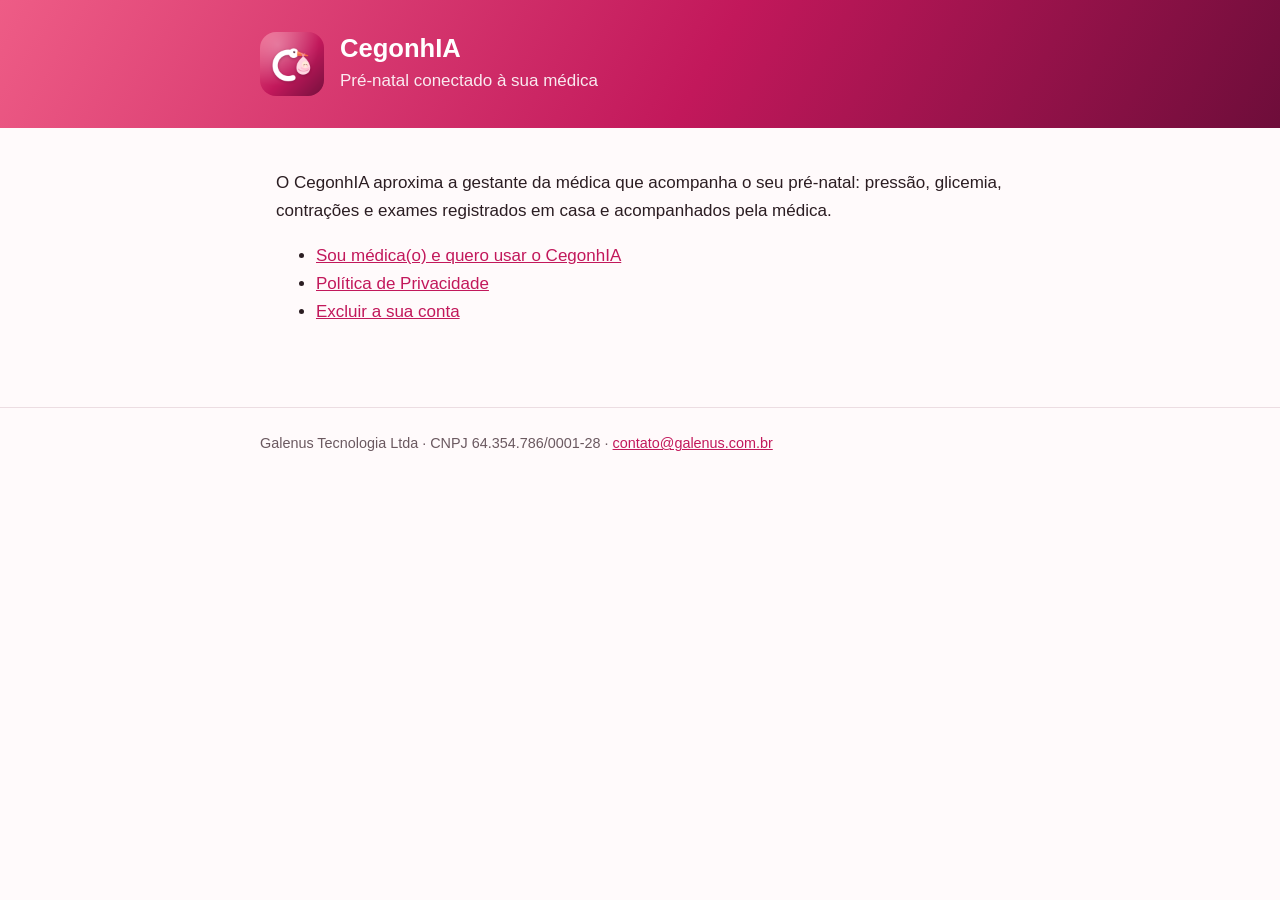
<file: index.html>
<!doctype html>
<html lang="pt-BR"><head><meta charset="utf-8"><meta name="viewport" content="width=device-width, initial-scale=1">
<title>CegonhIA</title><link rel="icon" href="icone.png"><link rel="stylesheet" href="estilo.css"></head>
<body><header><div class="caixa"><img src="icone.png" alt=""><div><h1>CegonhIA</h1><p>Pré-natal conectado à sua médica</p></div></div></header>
<main class="caixa"><p>O CegonhIA aproxima a gestante da médica que acompanha o seu pré-natal: pressão, glicemia,
contrações e exames registrados em casa e acompanhados pela médica.</p>
<ul><li><a href="medicas.html">Sou médica(o) e quero usar o CegonhIA</a></li><li><a href="privacidade.html">Política de Privacidade</a></li><li><a href="excluir-conta.html">Excluir a sua conta</a></li></ul></main>
<footer><div class="caixa">Galenus Tecnologia Ltda · CNPJ 64.354.786/0001-28 · <a href="mailto:contato@galenus.com.br">contato@galenus.com.br</a></div></footer>
</body></html>
</file>
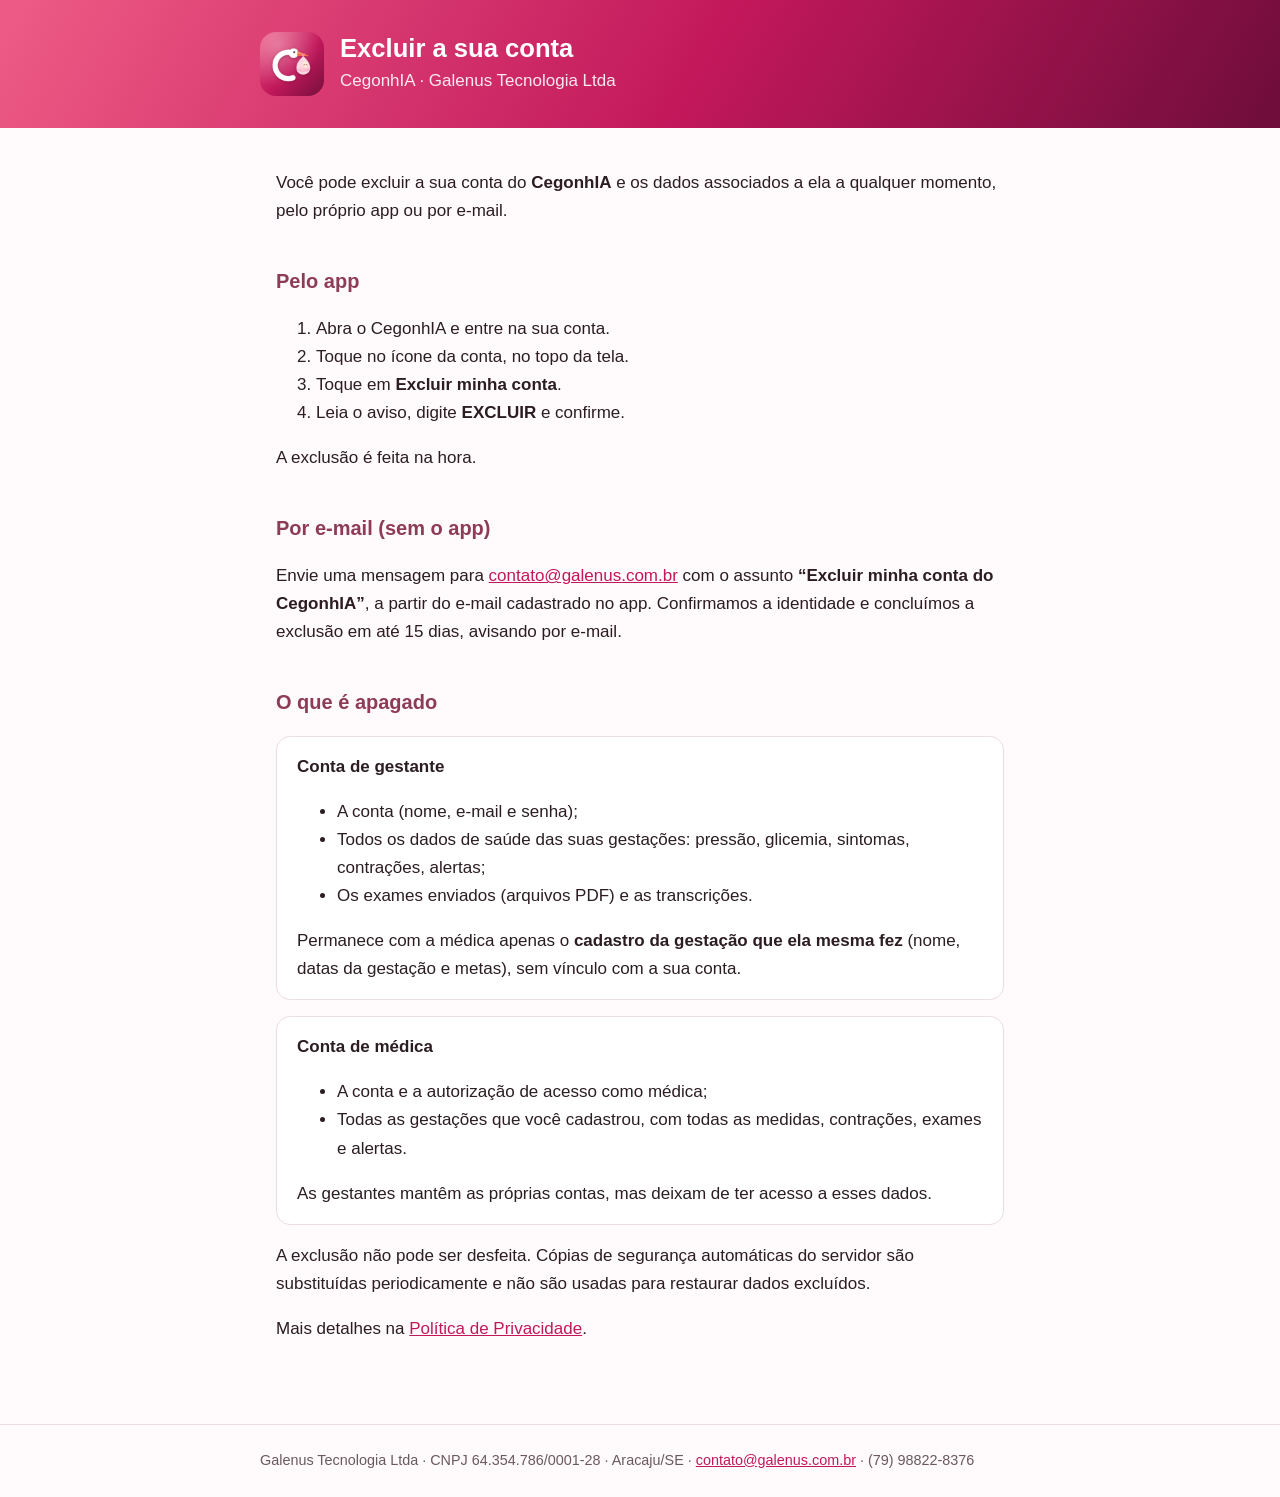
<file: excluir-conta.html>
<!doctype html>
<html lang="pt-BR">
<head>
  <meta charset="utf-8">
  <meta name="viewport" content="width=device-width, initial-scale=1">
  <title>Excluir conta · CegonhIA</title>
  <link rel="icon" href="icone.png">
  <link rel="stylesheet" href="estilo.css">
</head>
<body>
<header>
  <div class="caixa">
    <img src="icone.png" alt="">
    <div>
      <h1>Excluir a sua conta</h1>
      <p>CegonhIA · Galenus Tecnologia Ltda</p>
    </div>
  </div>
</header>
<main class="caixa">
  <p>Você pode excluir a sua conta do <strong>CegonhIA</strong> e os dados associados a ela a qualquer
  momento, pelo próprio app ou por e-mail.</p>

  <h2>Pelo app</h2>
  <ol>
    <li>Abra o CegonhIA e entre na sua conta.</li>
    <li>Toque no ícone da conta, no topo da tela.</li>
    <li>Toque em <strong>Excluir minha conta</strong>.</li>
    <li>Leia o aviso, digite <strong>EXCLUIR</strong> e confirme.</li>
  </ol>
  <p>A exclusão é feita na hora.</p>

  <h2>Por e-mail (sem o app)</h2>
  <p>Envie uma mensagem para <a href="mailto:contato@galenus.com.br?subject=Excluir%20minha%20conta%20do%20CegonhIA">contato@galenus.com.br</a>
  com o assunto <strong>“Excluir minha conta do CegonhIA”</strong>, a partir do e-mail cadastrado no app.
  Confirmamos a identidade e concluímos a exclusão em até 15 dias, avisando por e-mail.</p>

  <h2>O que é apagado</h2>
  <div class="cartao">
    <strong>Conta de gestante</strong>
    <ul>
      <li>A conta (nome, e-mail e senha);</li>
      <li>Todos os dados de saúde das suas gestações: pressão, glicemia, sintomas, contrações, alertas;</li>
      <li>Os exames enviados (arquivos PDF) e as transcrições.</li>
    </ul>
    Permanece com a médica apenas o <strong>cadastro da gestação que ela mesma fez</strong> (nome, datas
    da gestação e metas), sem vínculo com a sua conta.
  </div>
  <div class="cartao">
    <strong>Conta de médica</strong>
    <ul>
      <li>A conta e a autorização de acesso como médica;</li>
      <li>Todas as gestações que você cadastrou, com todas as medidas, contrações, exames e alertas.</li>
    </ul>
    As gestantes mantêm as próprias contas, mas deixam de ter acesso a esses dados.
  </div>
  <p>A exclusão não pode ser desfeita. Cópias de segurança automáticas do servidor são substituídas
  periodicamente e não são usadas para restaurar dados excluídos.</p>

  <p>Mais detalhes na <a href="privacidade.html">Política de Privacidade</a>.</p>
</main>
<footer>
  <div class="caixa">Galenus Tecnologia Ltda · CNPJ 64.354.786/0001-28 · Aracaju/SE ·
  <a href="mailto:contato@galenus.com.br">contato@galenus.com.br</a> · (79) 98822-8376</div>
</footer>
</body>
</html>
</file>
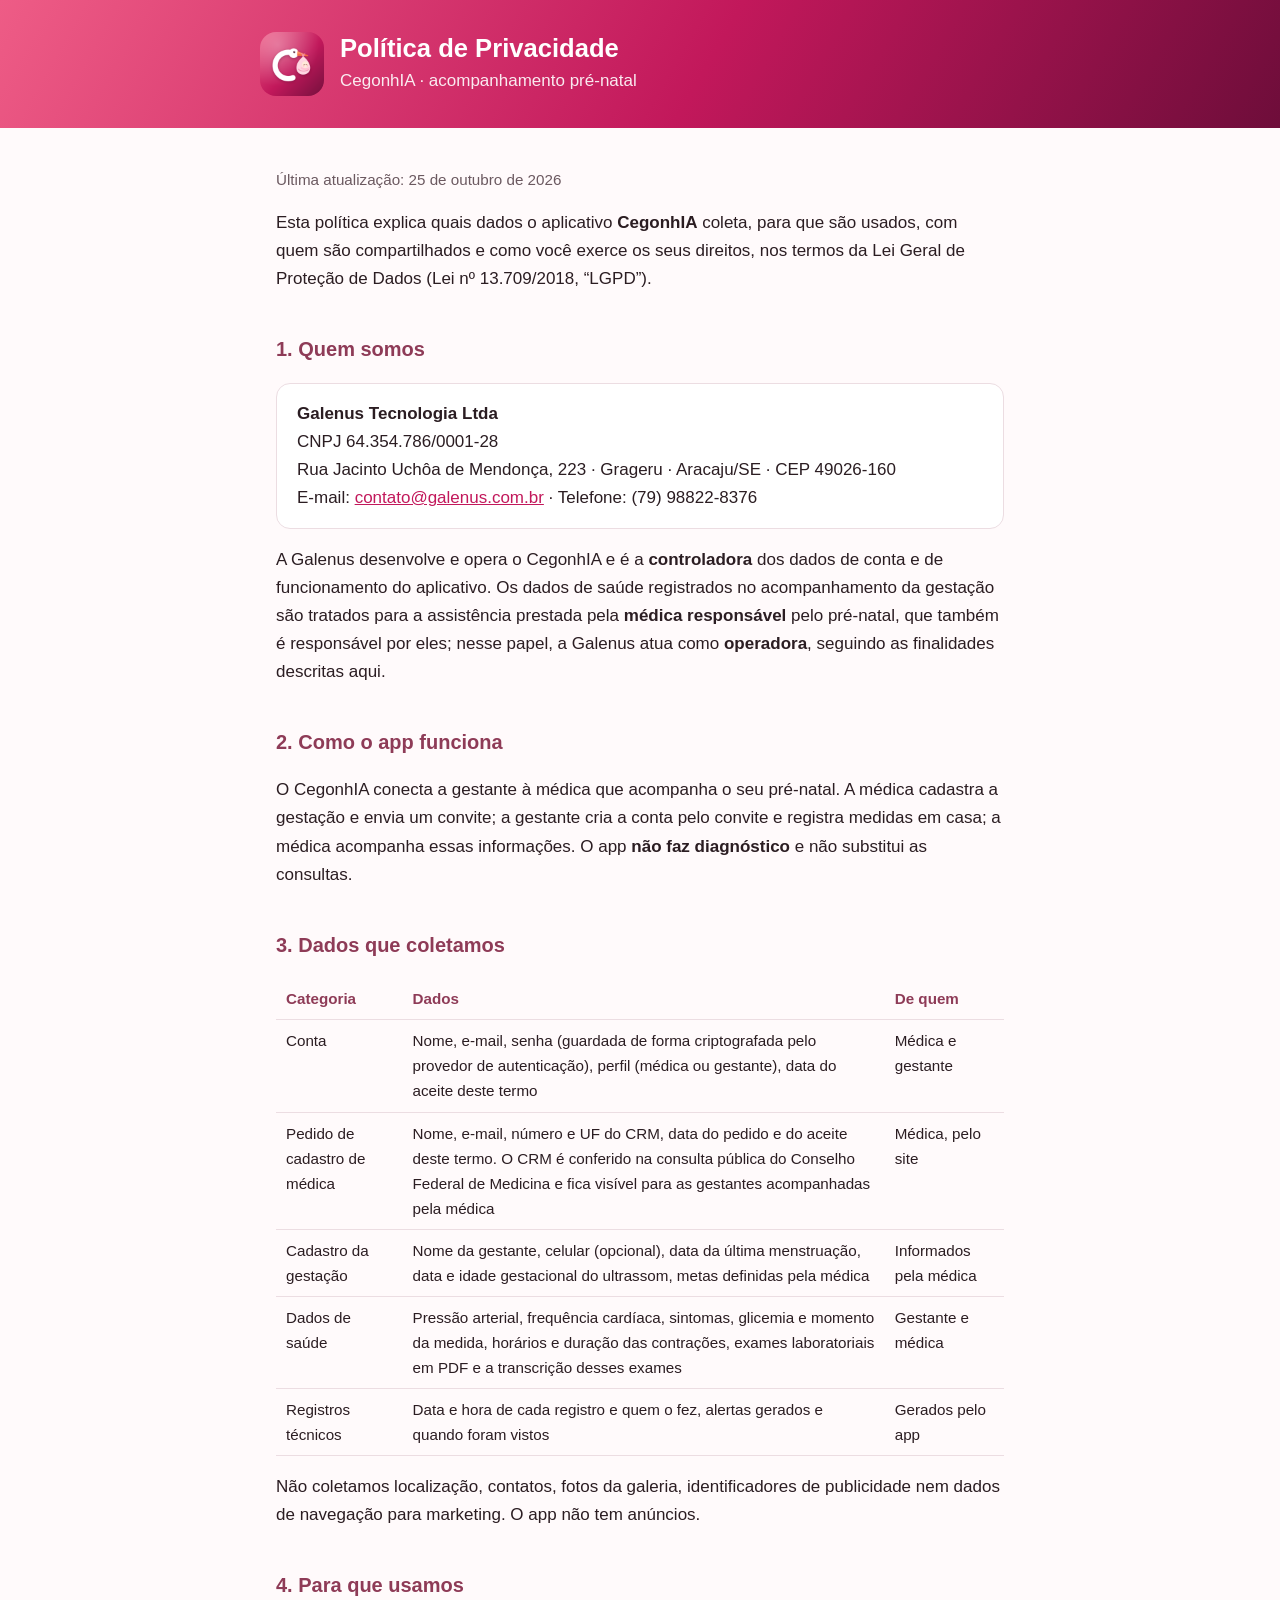
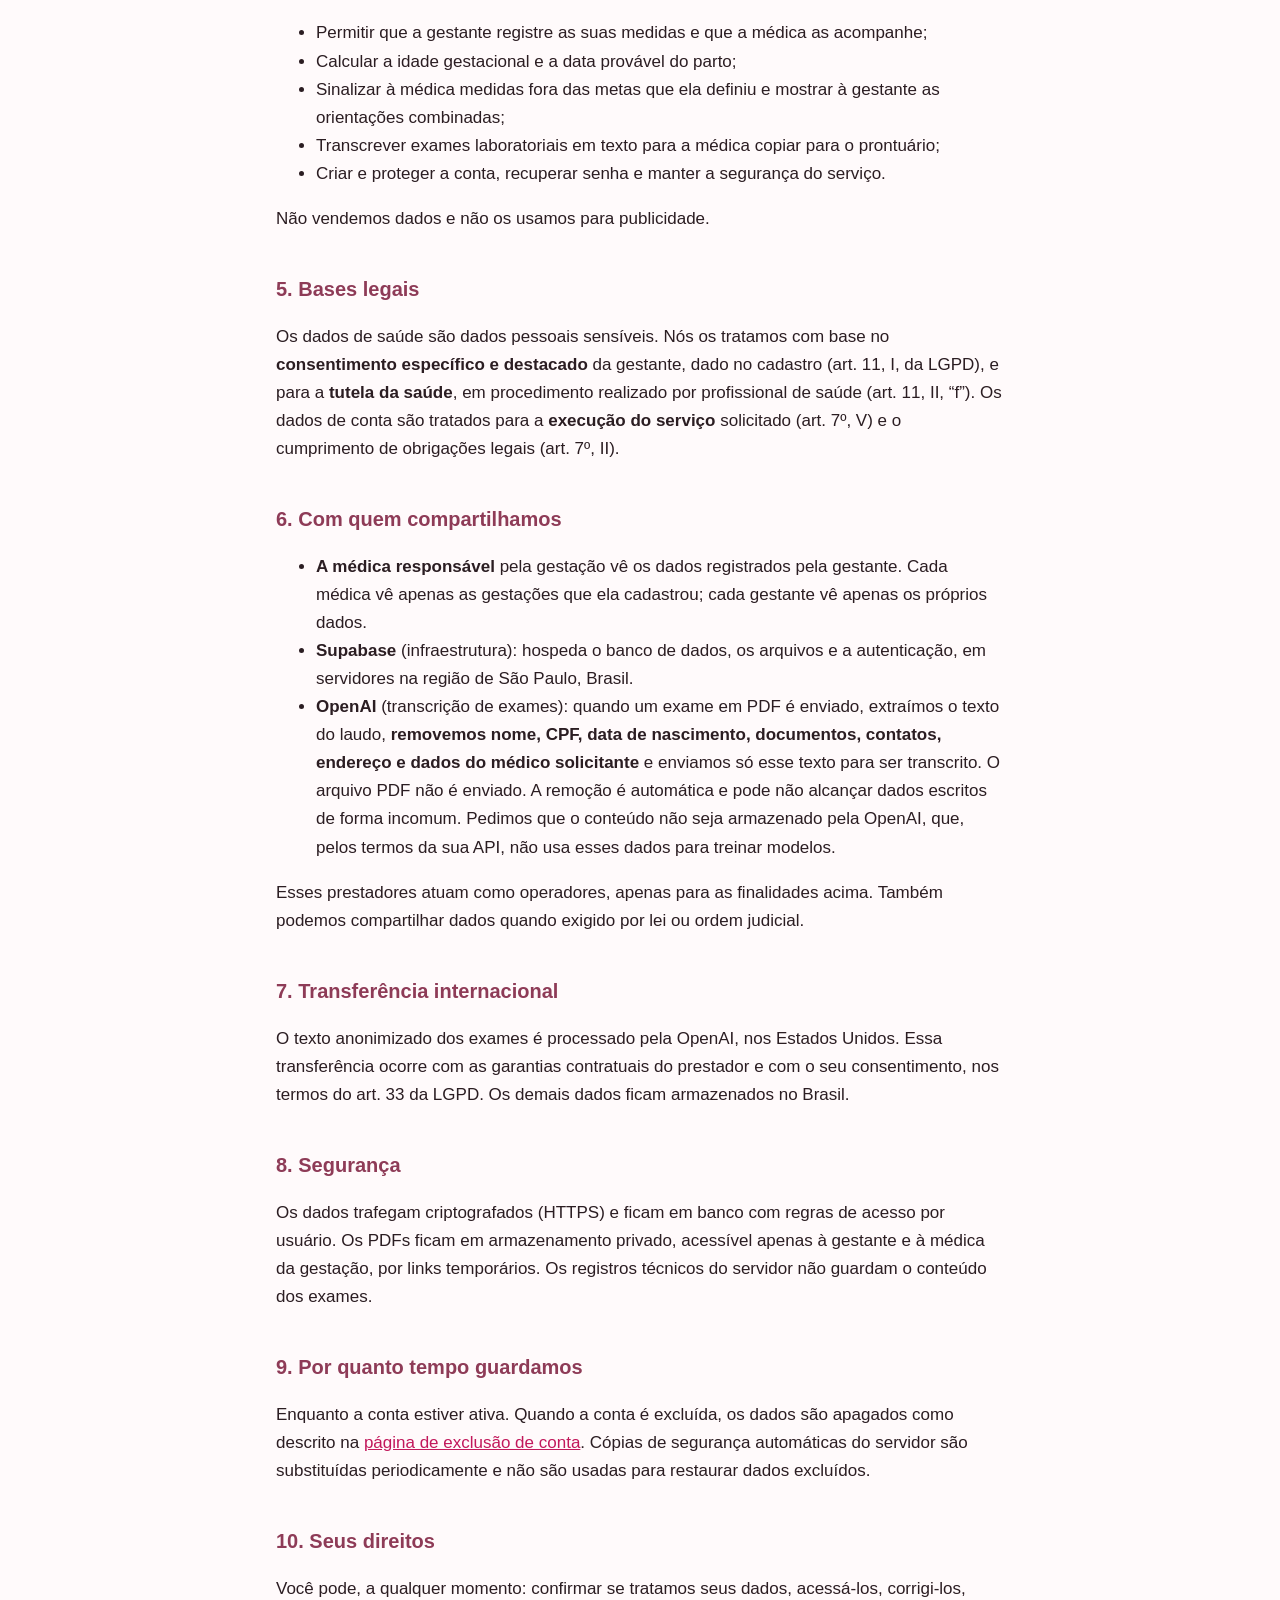
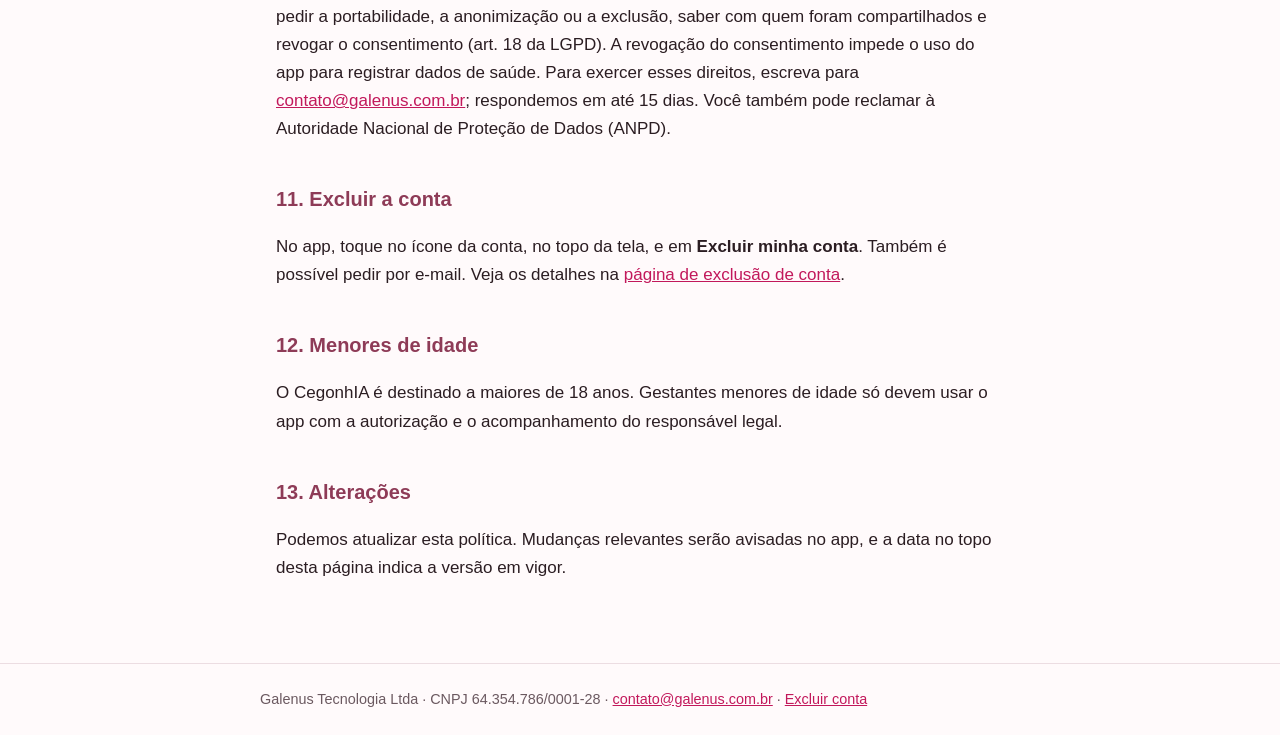
<file: privacidade.html>
<!doctype html>
<html lang="pt-BR">
<head>
  <meta charset="utf-8">
  <meta name="viewport" content="width=device-width, initial-scale=1">
  <title>Política de Privacidade · CegonhIA</title>
  <link rel="icon" href="icone.png">
  <link rel="stylesheet" href="estilo.css">
</head>
<body>
<header>
  <div class="caixa">
    <img src="icone.png" alt="">
    <div>
      <h1>Política de Privacidade</h1>
      <p>CegonhIA · acompanhamento pré-natal</p>
    </div>
  </div>
</header>
<main class="caixa">
  <p class="atualizado">Última atualização: 25 de outubro de 2026</p>

  <p>Esta política explica quais dados o aplicativo <strong>CegonhIA</strong> coleta, para que são usados,
  com quem são compartilhados e como você exerce os seus direitos, nos termos da Lei Geral de Proteção
  de Dados (Lei nº 13.709/2018, “LGPD”).</p>

  <h2>1. Quem somos</h2>
  <div class="cartao">
    <strong>Galenus Tecnologia Ltda</strong><br>
    CNPJ 64.354.786/0001-28<br>
    Rua Jacinto Uchôa de Mendonça, 223 · Grageru · Aracaju/SE · CEP 49026-160<br>
    E-mail: <a href="mailto:contato@galenus.com.br">contato@galenus.com.br</a> · Telefone: (79) 98822-8376
  </div>
  <p>A Galenus desenvolve e opera o CegonhIA e é a <strong>controladora</strong> dos dados de conta e de
  funcionamento do aplicativo. Os dados de saúde registrados no acompanhamento da gestação são tratados
  para a assistência prestada pela <strong>médica responsável</strong> pelo pré-natal, que também é
  responsável por eles; nesse papel, a Galenus atua como <strong>operadora</strong>, seguindo as
  finalidades descritas aqui.</p>

  <h2>2. Como o app funciona</h2>
  <p>O CegonhIA conecta a gestante à médica que acompanha o seu pré-natal. A médica cadastra a gestação e
  envia um convite; a gestante cria a conta pelo convite e registra medidas em casa; a médica acompanha
  essas informações. O app <strong>não faz diagnóstico</strong> e não substitui as consultas.</p>

  <h2>3. Dados que coletamos</h2>
  <div class="tabela">
  <table>
    <tr><th>Categoria</th><th>Dados</th><th>De quem</th></tr>
    <tr><td>Conta</td><td>Nome, e-mail, senha (guardada de forma criptografada pelo provedor de autenticação), perfil (médica ou gestante), data do aceite deste termo</td><td>Médica e gestante</td></tr>
    <tr><td>Pedido de cadastro de médica</td><td>Nome, e-mail, número e UF do CRM, data do pedido e do aceite deste termo. O CRM é conferido na consulta pública do Conselho Federal de Medicina e fica visível para as gestantes acompanhadas pela médica</td><td>Médica, pelo site</td></tr>
    <tr><td>Cadastro da gestação</td><td>Nome da gestante, celular (opcional), data da última menstruação, data e idade gestacional do ultrassom, metas definidas pela médica</td><td>Informados pela médica</td></tr>
    <tr><td>Dados de saúde</td><td>Pressão arterial, frequência cardíaca, sintomas, glicemia e momento da medida, horários e duração das contrações, exames laboratoriais em PDF e a transcrição desses exames</td><td>Gestante e médica</td></tr>
    <tr><td>Registros técnicos</td><td>Data e hora de cada registro e quem o fez, alertas gerados e quando foram vistos</td><td>Gerados pelo app</td></tr>
  </table>
  </div>
  <p>Não coletamos localização, contatos, fotos da galeria, identificadores de publicidade nem dados de
  navegação para marketing. O app não tem anúncios.</p>

  <h2>4. Para que usamos</h2>
  <ul>
    <li>Permitir que a gestante registre as suas medidas e que a médica as acompanhe;</li>
    <li>Calcular a idade gestacional e a data provável do parto;</li>
    <li>Sinalizar à médica medidas fora das metas que ela definiu e mostrar à gestante as orientações combinadas;</li>
    <li>Transcrever exames laboratoriais em texto para a médica copiar para o prontuário;</li>
    <li>Criar e proteger a conta, recuperar senha e manter a segurança do serviço.</li>
  </ul>
  <p>Não vendemos dados e não os usamos para publicidade.</p>

  <h2>5. Bases legais</h2>
  <p>Os dados de saúde são dados pessoais sensíveis. Nós os tratamos com base no <strong>consentimento
  específico e destacado</strong> da gestante, dado no cadastro (art. 11, I, da LGPD), e para a
  <strong>tutela da saúde</strong>, em procedimento realizado por profissional de saúde (art. 11, II, “f”).
  Os dados de conta são tratados para a <strong>execução do serviço</strong> solicitado (art. 7º, V) e o
  cumprimento de obrigações legais (art. 7º, II).</p>

  <h2>6. Com quem compartilhamos</h2>
  <ul>
    <li><strong>A médica responsável</strong> pela gestação vê os dados registrados pela gestante. Cada
    médica vê apenas as gestações que ela cadastrou; cada gestante vê apenas os próprios dados.</li>
    <li><strong>Supabase</strong> (infraestrutura): hospeda o banco de dados, os arquivos e a autenticação,
    em servidores na região de São Paulo, Brasil.</li>
    <li><strong>OpenAI</strong> (transcrição de exames): quando um exame em PDF é enviado, extraímos o texto
    do laudo, <strong>removemos nome, CPF, data de nascimento, documentos, contatos, endereço e dados do
    médico solicitante</strong> e enviamos só esse texto para ser transcrito. O arquivo PDF não é enviado.
    A remoção é automática e pode não alcançar dados escritos de forma incomum. Pedimos que o conteúdo não
    seja armazenado pela OpenAI, que, pelos termos da sua API, não usa esses dados para treinar modelos.</li>
  </ul>
  <p>Esses prestadores atuam como operadores, apenas para as finalidades acima. Também podemos compartilhar
  dados quando exigido por lei ou ordem judicial.</p>

  <h2>7. Transferência internacional</h2>
  <p>O texto anonimizado dos exames é processado pela OpenAI, nos Estados Unidos. Essa transferência ocorre
  com as garantias contratuais do prestador e com o seu consentimento, nos termos do art. 33 da LGPD. Os
  demais dados ficam armazenados no Brasil.</p>

  <h2>8. Segurança</h2>
  <p>Os dados trafegam criptografados (HTTPS) e ficam em banco com regras de acesso por usuário. Os PDFs
  ficam em armazenamento privado, acessível apenas à gestante e à médica da gestação, por links temporários.
  Os registros técnicos do servidor não guardam o conteúdo dos exames.</p>

  <h2>9. Por quanto tempo guardamos</h2>
  <p>Enquanto a conta estiver ativa. Quando a conta é excluída, os dados são apagados como descrito na
  <a href="excluir-conta.html">página de exclusão de conta</a>. Cópias de segurança automáticas do servidor
  são substituídas periodicamente e não são usadas para restaurar dados excluídos.</p>

  <h2>10. Seus direitos</h2>
  <p>Você pode, a qualquer momento: confirmar se tratamos seus dados, acessá-los, corrigi-los, pedir a
  portabilidade, a anonimização ou a exclusão, saber com quem foram compartilhados e revogar o
  consentimento (art. 18 da LGPD). A revogação do consentimento impede o uso do app para registrar dados
  de saúde. Para exercer esses direitos, escreva para
  <a href="mailto:contato@galenus.com.br">contato@galenus.com.br</a>; respondemos em até 15 dias. Você
  também pode reclamar à Autoridade Nacional de Proteção de Dados (ANPD).</p>

  <h2>11. Excluir a conta</h2>
  <p>No app, toque no ícone da conta, no topo da tela, e em <strong>Excluir minha conta</strong>. Também é
  possível pedir por e-mail. Veja os detalhes na <a href="excluir-conta.html">página de exclusão de conta</a>.</p>

  <h2>12. Menores de idade</h2>
  <p>O CegonhIA é destinado a maiores de 18 anos. Gestantes menores de idade só devem usar o app com a
  autorização e o acompanhamento do responsável legal.</p>

  <h2>13. Alterações</h2>
  <p>Podemos atualizar esta política. Mudanças relevantes serão avisadas no app, e a data no topo desta
  página indica a versão em vigor.</p>
</main>
<footer>
  <div class="caixa">Galenus Tecnologia Ltda · CNPJ 64.354.786/0001-28 ·
  <a href="mailto:contato@galenus.com.br">contato@galenus.com.br</a> ·
  <a href="excluir-conta.html">Excluir conta</a></div>
</footer>
</body>
</html>
</file>
<file: estilo.css>
:root {
  --rosa: #c2185b;
  --vinho: #8e3b57;
  --texto: #2b1d22;
  --suave: #6b5960;
  --fundo: #fffafb;
  --cartao: #ffffff;
  --borda: #ecdde2;
}
@media (prefers-color-scheme: dark) {
  :root {
    --rosa: #f48fb1;
    --vinho: #f8bbd0;
    --texto: #f3e9ec;
    --suave: #c4b3b9;
    --fundo: #1d1418;
    --cartao: #261b20;
    --borda: #3d2c33;
  }
}
* { box-sizing: border-box; }
body {
  margin: 0;
  background: var(--fundo);
  color: var(--texto);
  font: 17px/1.65 -apple-system, BlinkMacSystemFont, "Segoe UI", Roboto, sans-serif;
}
header {
  background: linear-gradient(120deg, #ee5c86, #c2185b 55%, #6e0d3a);
  color: #fff;
  padding: 32px 16px;
}
header .caixa { display: flex; align-items: center; gap: 16px; }
header img { width: 64px; height: 64px; border-radius: 16px; }
header h1 { margin: 0; font-size: 1.6rem; line-height: 1.2; }
header p { margin: 4px 0 0; opacity: 0.9; }
.caixa { max-width: 760px; margin: 0 auto; }
main { padding: 24px 16px 64px; }
h2 { color: var(--vinho); margin-top: 2em; font-size: 1.25rem; }
a { color: var(--rosa); }
.atualizado { color: var(--suave); font-size: 0.95rem; }
.cartao {
  background: var(--cartao);
  border: 1px solid var(--borda);
  border-radius: 14px;
  padding: 16px 20px;
  margin: 16px 0;
}
table { border-collapse: collapse; width: 100%; font-size: 0.95rem; }
th, td { text-align: left; padding: 8px 10px; border-bottom: 1px solid var(--borda); vertical-align: top; }
th { color: var(--vinho); }
.tabela { overflow-x: auto; }
footer { color: var(--suave); font-size: 0.9rem; border-top: 1px solid var(--borda); padding: 24px 16px; }

/* Formulários (cadastro de médica, senha e painel) */
label { display: block; margin: 16px 0 4px; font-weight: 600; }
input, select, textarea {
  width: 100%;
  padding: 12px 14px;
  font: inherit;
  color: var(--texto);
  background: var(--cartao);
  border: 1px solid var(--borda);
  border-radius: 10px;
}
input:focus, select:focus, textarea:focus { outline: 2px solid var(--rosa); outline-offset: 1px; }
.linha { display: flex; gap: 12px; }
.linha > div { flex: 1; }
.linha > .curto { flex: 0 0 110px; }
.aceite { display: flex; gap: 10px; align-items: flex-start; font-weight: 400; }
.aceite input { width: auto; margin-top: 6px; }
button {
  font: inherit;
  font-weight: 600;
  padding: 12px 20px;
  border-radius: 999px;
  border: 1px solid var(--rosa);
  background: var(--rosa);
  color: #fff;
  cursor: pointer;
}
button.secundario { background: transparent; color: var(--rosa); }
button:disabled { opacity: 0.5; cursor: default; }
.acoes { display: flex; gap: 12px; flex-wrap: wrap; margin-top: 20px; }
.aviso { border-left: 4px solid var(--rosa); }
.erro { color: #b3261e; }
@media (prefers-color-scheme: dark) { .erro { color: #f2b8b5; } }
.suave { color: var(--suave); font-size: 0.95rem; }
[hidden] { display: none !important; }
</file>
